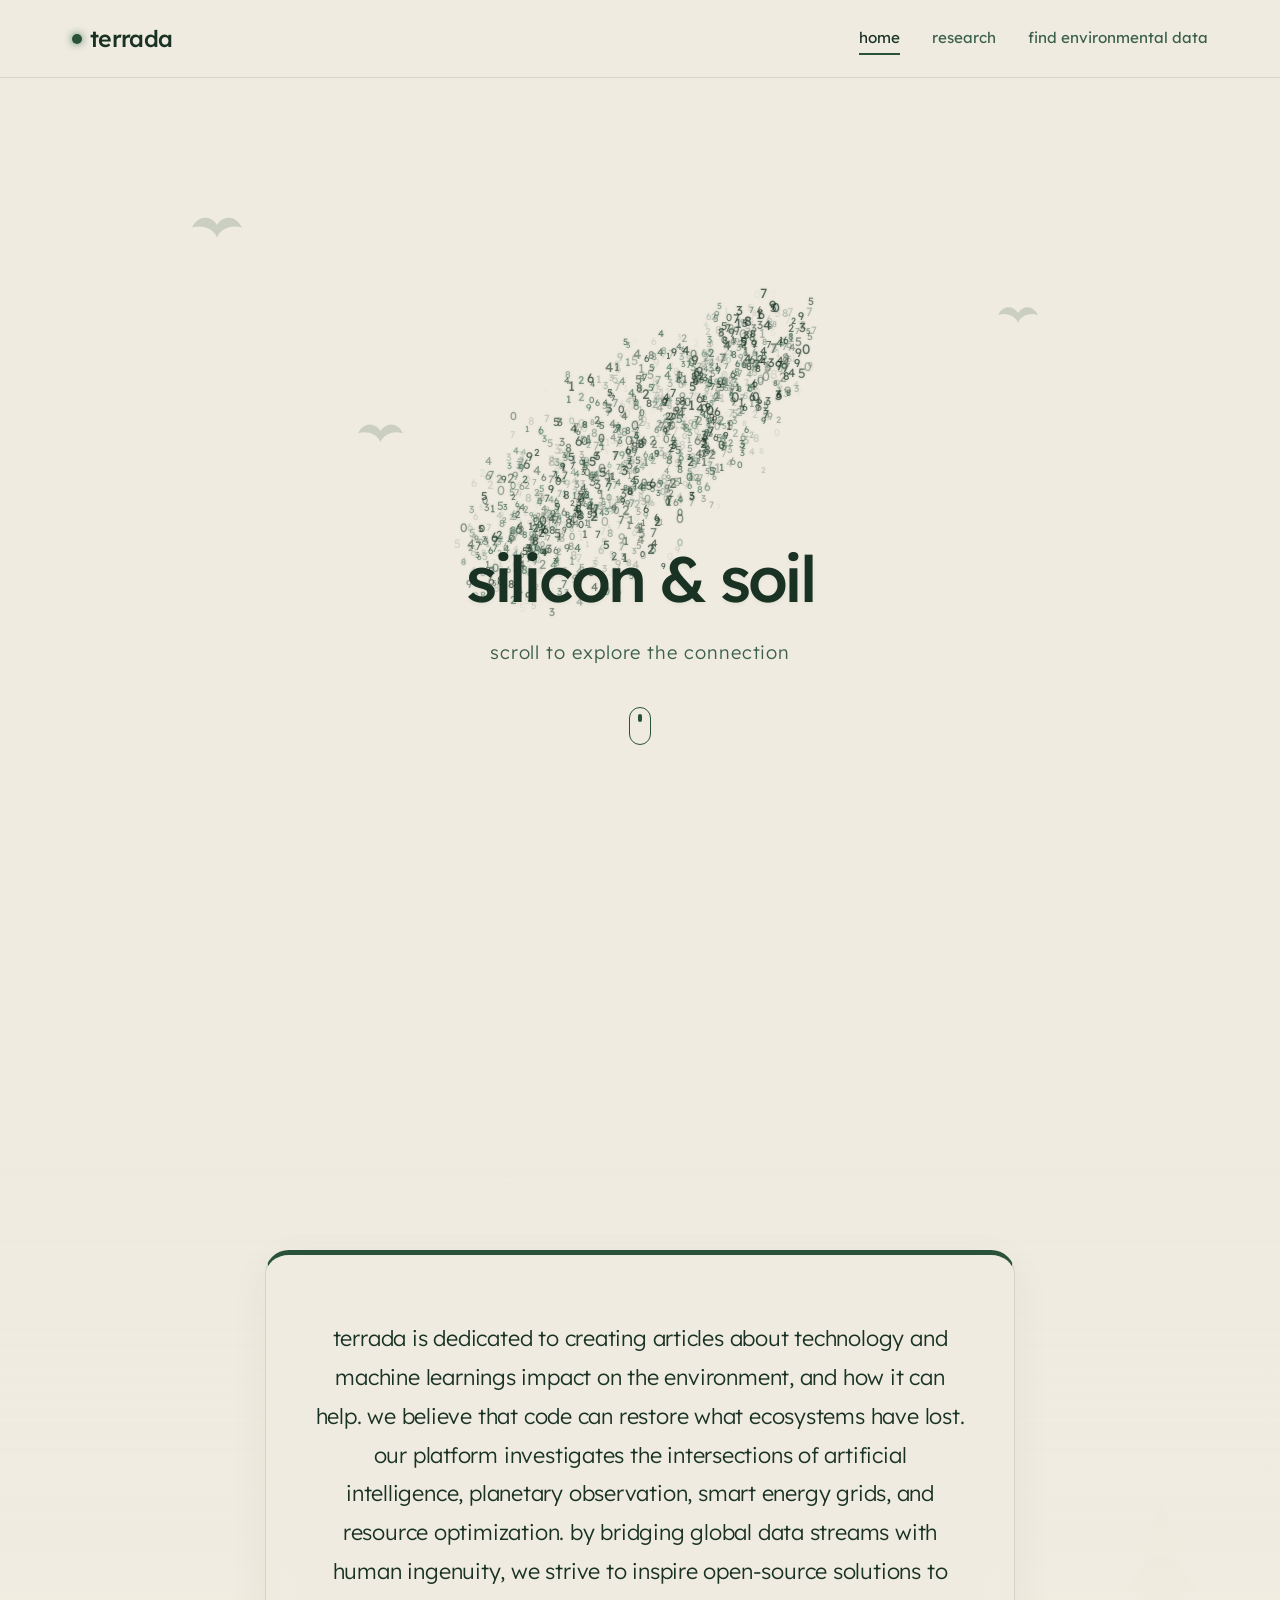
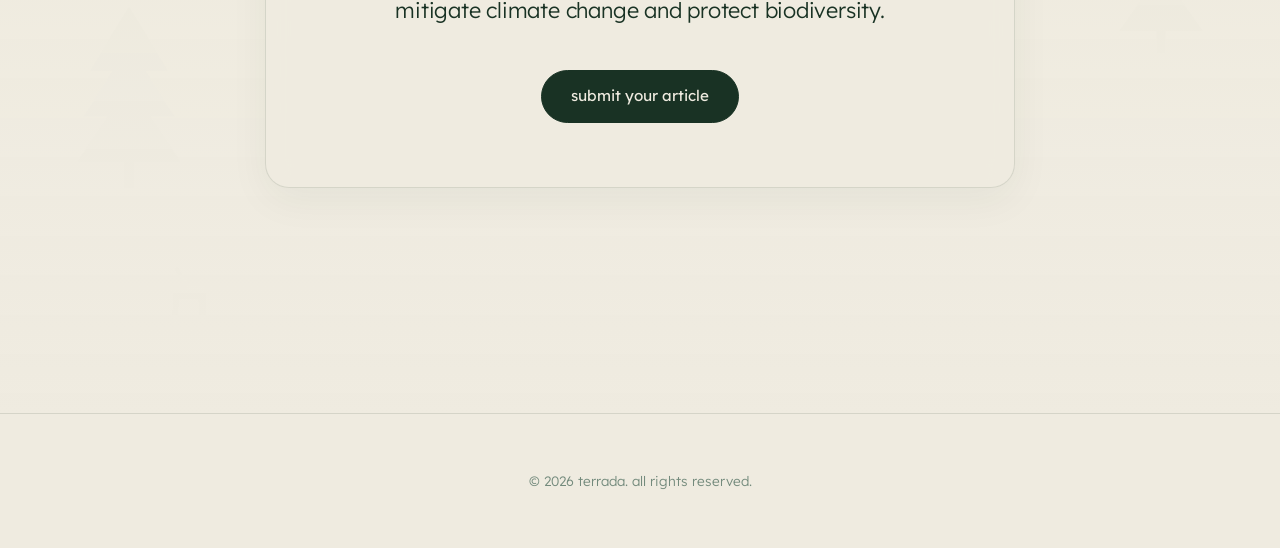
<file: index.html>
<!DOCTYPE html>
<html lang="en">
<head>
    <meta charset="UTF-8">
    <meta name="viewport" content="width=device-width, initial-scale=1.0">
    <title>terrada</title>
    <!-- Lexend Font -->
    <link rel="preconnect" href="https://fonts.googleapis.com">
    <link rel="preconnect" href="https://fonts.gstatic.com" crossorigin>
    <link href="https://fonts.googleapis.com/css2?family=Lexend:wght@300;400;500;600&display=swap" rel="stylesheet">
    <link rel="stylesheet" href="style.css">
</head>
<body>
    <!-- Hologram Canvas Background -->
    <canvas id="hologram-canvas"></canvas>

    <!-- Header Navigation -->
    <header class="site-header">
        <div class="header-container">
            <a href="#" class="logo" id="logo-btn">terrada</a>
            <nav class="nav-links">
                <a href="#home" class="nav-link active" data-tab="home">home</a>
                <a href="#research" class="nav-link" data-tab="research">research</a>
                <a href="#data" class="nav-link" data-tab="data">find environmental data</a>
            </nav>
        </div>
    </header>

    <!-- Main Content Wrapper -->
    <main class="main-content">
        <!-- Home View -->
        <section id="view-home" class="view active">
            <!-- Decorative SVGs for environmental vibe -->
            <div class="environmental-bg">
                <!-- Flying Birds (Filled Silhouettes) -->
                <svg class="env-svg bird bird-1" viewBox="0 0 40 20">
                    <path d="M 0 10 C 5 0, 15 0, 20 8 C 25 0, 35 0, 40 10 C 30 7, 22 12, 20 18 C 18 12, 10 7, 0 10 Z" fill="var(--accent-green)"/>
                </svg>
                <svg class="env-svg bird bird-2" viewBox="0 0 40 20">
                    <path d="M 0 10 C 5 0, 15 0, 20 8 C 25 0, 35 0, 40 10 C 30 7, 22 12, 20 18 C 18 12, 10 7, 0 10 Z" fill="var(--accent-green)"/>
                </svg>
                <svg class="env-svg bird bird-3" viewBox="0 0 40 20">
                    <path d="M 0 10 C 5 0, 15 0, 20 8 C 25 0, 35 0, 40 10 C 30 7, 22 12, 20 18 C 18 12, 10 7, 0 10 Z" fill="var(--accent-green)"/>
                </svg>

                <!-- Minimalistic Geometric Pine Trees (Filled Silhouettes) -->
                <svg class="env-svg tree tree-left" viewBox="0 0 100 150">
                    <polygon points="50,10 20,60 80,60" fill="var(--accent-green)"/>
                    <polygon points="50,40 15,95 85,95" fill="var(--accent-green)"/>
                    <polygon points="50,70 10,130 90,130" fill="var(--accent-green)"/>
                    <rect x="46" y="130" width="8" height="20" fill="var(--text-primary)"/>
                </svg>

                <svg class="env-svg tree tree-right" viewBox="0 0 100 150">
                    <polygon points="50,15 25,60 75,60" fill="var(--accent-green)"/>
                    <polygon points="50,45 18,95 82,95" fill="var(--accent-green)"/>
                    <polygon points="50,75 12,130 88,130" fill="var(--accent-green)"/>
                    <rect x="46" y="130" width="8" height="20" fill="var(--text-primary)"/>
                </svg>

                <!-- Deer Geometric Silhouette (Filled Silhouette) -->
                <svg class="env-svg deer-silhouette" viewBox="0 0 80 100">
                    <path d="M 20 80 L 24 80 L 27 55 L 47 55 L 50 80 L 54 80 L 56 50 C 56 44 51 39 43 39 L 34 39 L 22 23 L 25 20 L 31 31 L 35 31 L 35 45 L 20 45 Z" fill="var(--accent-green)"/>
                </svg>
            </div>

            <div class="hero-container">
                <!-- Large empty container to push scroll and activate leaf animation -->
                <div class="scroll-trigger-space">
                    <div class="hero-intro">
                        <h1 class="hero-title">silicon & soil</h1>
                        <p class="hero-subtitle">scroll to explore the connection</p>
                        <div class="scroll-indicator">
                            <span class="dot"></span>
                        </div>
                    </div>
                </div>
                
                <div class="mission-section">
                    <div class="mission-card">
                        <p class="mission-text">
                            terrada is dedicated to creating articles about technology and machine learnings impact on the environment, and how it can help. we believe that code can restore what ecosystems have lost. our platform investigates the intersections of artificial intelligence, planetary observation, smart energy grids, and resource optimization. by bridging global data streams with human ingenuity, we strive to inspire open-source solutions to mitigate climate change and protect biodiversity.
                        </p>
                        <a href="https://docs.google.com/forms/d/e/1FAIpQLSecdUSBJTGRcbxKyPVnbswVEMIQb9VBK6VLyihPqpPBwLMehg/viewform?usp=dialog" 
                           target="_blank" 
                           rel="noopener noreferrer" 
                           class="btn btn-primary btn-submit">
                            submit your article
                        </a>
                    </div>
                </div>
            </div>
        </section>

        <!-- Research View -->
        <section id="view-research" class="view">
            <div class="container">
                <div class="view-header">
                    <h2 class="view-title">research</h2>
                </div>
                <div class="research-container">
                    <div class="research-card">
                        <p class="research-message">
                            work and publish public health and environmental tech research by emailing <a href="mailto:aadritnandy10@gmail.com" class="research-email-link">aadritnandy10@gmail.com</a>
                        </p>
                        <a href="mailto:aadritnandy10@gmail.com" class="btn btn-primary btn-email">
                            email aadritnandy10@gmail.com
                        </a>
                    </div>
                </div>
            </div>
        </section>

        <!-- Find Environmental Data View -->
        <section id="view-data" class="view">
            <div class="container">
                <div class="view-header">
                    <h2 class="view-title">find environmental data</h2>
                    <p class="view-desc">discover trusted open-source data repositories to fuel your own environmental research and algorithms.</p>
                </div>
                <div class="data-sources-list">
                    <div class="source-card">
                        <div class="source-info">
                            <span class="source-tag">air quality</span>
                            <h3 class="source-name">openaq</h3>
                            <p class="source-description">the world's largest open-source air quality platform, aggregating real-time and historical air quality data from thousands of monitors globally.</p>
                        </div>
                        <a href="https://openaq.org/" target="_blank" rel="noopener noreferrer" class="btn btn-secondary">visit platform</a>
                    </div>
                    
                    <div class="source-card">
                        <div class="source-info">
                            <span class="source-tag">forest & land</span>
                            <h3 class="source-name">global forest watch</h3>
                            <p class="source-description">an interactive online platform that provides data and tools for monitoring forests, tracking deforestation in near-real-time, and promoting forest preservation.</p>
                        </div>
                        <a href="https://www.globalforestwatch.org/" target="_blank" rel="noopener noreferrer" class="btn btn-secondary">visit platform</a>
                    </div>

                    <div class="source-card">
                        <div class="source-info">
                            <span class="source-tag">satellite imagery</span>
                            <h3 class="source-name">nasa earthdata</h3>
                            <p class="source-description">direct access to NASA's massive repository of earth science satellite observations, covering climate indicators, ocean temperatures, and atmospheric composition.</p>
                        </div>
                        <a href="https://www.earthdata.nasa.gov/" target="_blank" rel="noopener noreferrer" class="btn btn-secondary">visit platform</a>
                    </div>

                    <div class="source-card">
                        <div class="source-info">
                            <span class="source-tag">climate monitoring</span>
                            <h3 class="source-name">copernicus open access hub</h3>
                            <p class="source-description">europe's earth observation programme providing free and open access to environmental, climate, marine, and land monitoring datasets via sentinel satellites.</p>
                        </div>
                        <a href="https://dataspace.copernicus.eu/" target="_blank" rel="noopener noreferrer" class="btn btn-secondary">visit platform</a>
                    </div>

                    <div class="source-card">
                        <div class="source-info">
                            <span class="source-tag">biodiversity</span>
                            <h3 class="source-name">gbif</h3>
                            <p class="source-description">the global biodiversity information facility provides anyone, anywhere, open access to data about all types of life on earth, gathered from research and observations.</p>
                        </div>
                        <a href="https://www.gbif.org/" target="_blank" rel="noopener noreferrer" class="btn btn-secondary">visit platform</a>
                    </div>
                </div>
            </div>
        </section>
    </main>

    <footer class="site-footer">
        <p>&copy; 2026 terrada. all rights reserved.</p>
    </footer>

    <script src="app.js"></script>
</body>
</html>
</file>
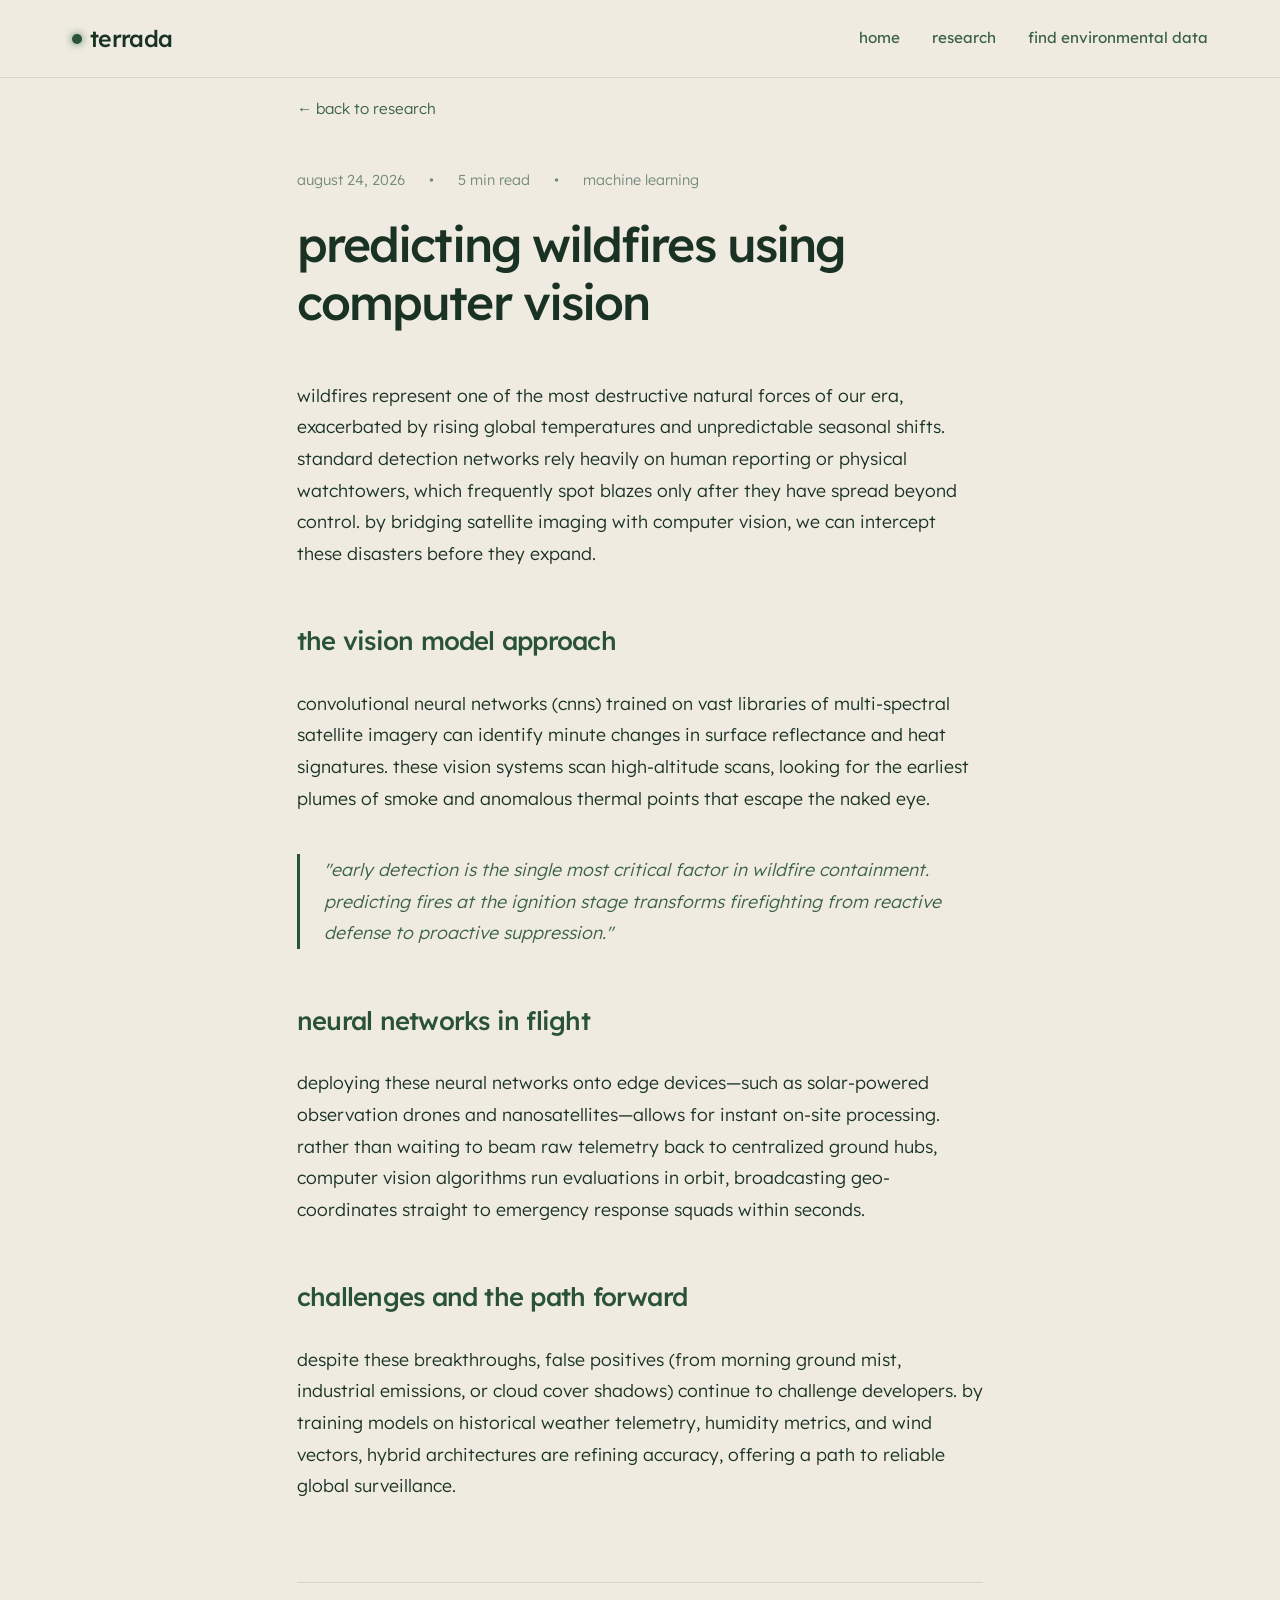
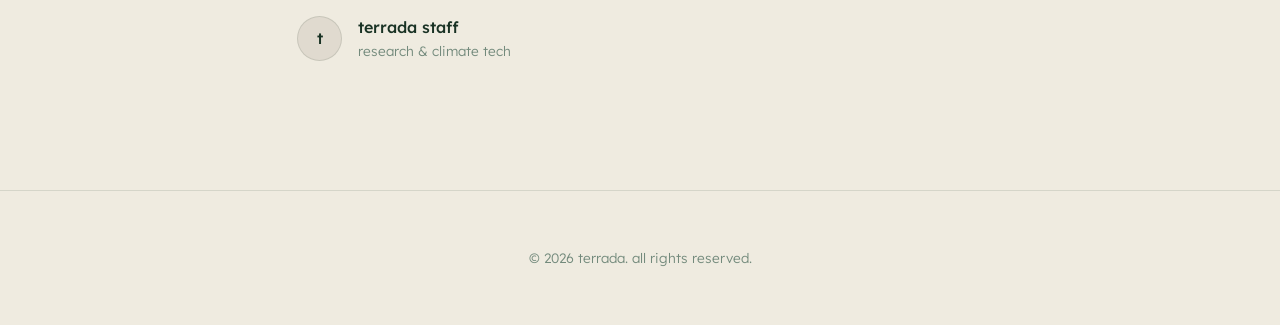
<file: articles/predicting-wildfires.html>
<!DOCTYPE html>
<html lang="en">
<head>
    <meta charset="UTF-8">
    <meta name="viewport" content="width=device-width, initial-scale=1.0">
    <title>predicting wildfires with computer vision - terrada</title>
    <!-- Lexend Font -->
    <link rel="preconnect" href="https://fonts.googleapis.com">
    <link rel="preconnect" href="https://fonts.gstatic.com" crossorigin>
    <link href="https://fonts.googleapis.com/css2?family=Lexend:wght@300;400;500;600&display=swap" rel="stylesheet">
    <link rel="stylesheet" href="../style.css">
    <style>
        .article-container {
            max-width: 750px;
            margin: 0 auto;
            padding: 6rem 2rem 8rem 2rem;
        }
        .back-link {
            display: inline-flex;
            align-items: center;
            gap: 0.5rem;
            color: var(--text-secondary);
            text-decoration: none;
            font-size: 0.95rem;
            margin-bottom: 3rem;
            transition: var(--transition-smooth);
        }
        .back-link:hover {
            color: var(--text-primary);
            transform: translateX(-4px);
        }
        .article-meta {
            display: flex;
            gap: 1.5rem;
            color: var(--text-muted);
            font-size: 0.9rem;
            margin-bottom: 1.5rem;
        }
        .article-header {
            margin-bottom: 3rem;
        }
        .article-header h1 {
            font-size: 3rem;
            line-height: 1.2;
            font-weight: 500;
            color: var(--text-primary);
            letter-spacing: -0.04em;
            margin-bottom: 1.5rem;
        }
        .article-body {
            font-size: 1.1rem;
            line-height: 1.8;
            color: var(--text-primary);
            font-weight: 300;
        }
        .article-body p {
            margin-bottom: 2rem;
        }
        .article-body h2 {
            font-size: 1.6rem;
            font-weight: 500;
            color: var(--accent-green);
            margin: 3rem 0 1.5rem 0;
            letter-spacing: -0.03em;
        }
        .article-body blockquote {
            border-left: 3px solid var(--accent-green);
            padding-left: 1.5rem;
            margin: 2.5rem 0;
            font-style: italic;
            color: var(--text-secondary);
        }
        .article-footer {
            margin-top: 5rem;
            padding-top: 2rem;
            border-top: 1px solid var(--border-color);
            display: flex;
            justify-content: space-between;
            align-items: center;
        }
        .author-info {
            display: flex;
            align-items: center;
            gap: 1rem;
        }
        .author-avatar {
            width: 45px;
            height: 45px;
            background-color: var(--accent-light);
            border: 1px solid var(--border-color);
            border-radius: 50%;
            display: flex;
            align-items: center;
            justify-content: center;
            color: var(--text-primary);
            font-weight: 500;
        }
    </style>
</head>
<body>
    <header class="site-header">
        <div class="header-container">
            <a href="../index.html" class="logo">terrada</a>
            <nav class="nav-links">
                <a href="../index.html#home" class="nav-link">home</a>
                <a href="../index.html#research" class="nav-link">research</a>
                <a href="../index.html#data" class="nav-link">find environmental data</a>
            </nav>
        </div>
    </header>

    <main class="article-container">
        <a href="../index.html#research" class="back-link">&larr; back to research</a>
        
        <article>
            <header class="article-header">
                <div class="article-meta">
                    <span>august 24, 2026</span>
                    <span>&bull;</span>
                    <span>5 min read</span>
                    <span>&bull;</span>
                    <span>machine learning</span>
                </div>
                <h1>predicting wildfires using computer vision</h1>
            </header>
            
            <section class="article-body">
                <p>wildfires represent one of the most destructive natural forces of our era, exacerbated by rising global temperatures and unpredictable seasonal shifts. standard detection networks rely heavily on human reporting or physical watchtowers, which frequently spot blazes only after they have spread beyond control. by bridging satellite imaging with computer vision, we can intercept these disasters before they expand.</p>

                <h2>the vision model approach</h2>
                <p>convolutional neural networks (cnns) trained on vast libraries of multi-spectral satellite imagery can identify minute changes in surface reflectance and heat signatures. these vision systems scan high-altitude scans, looking for the earliest plumes of smoke and anomalous thermal points that escape the naked eye.</p>

                <blockquote>
                    "early detection is the single most critical factor in wildfire containment. predicting fires at the ignition stage transforms firefighting from reactive defense to proactive suppression."
                </blockquote>

                <h2>neural networks in flight</h2>
                <p>deploying these neural networks onto edge devices—such as solar-powered observation drones and nanosatellites—allows for instant on-site processing. rather than waiting to beam raw telemetry back to centralized ground hubs, computer vision algorithms run evaluations in orbit, broadcasting geo-coordinates straight to emergency response squads within seconds.</p>

                <h2>challenges and the path forward</h2>
                <p>despite these breakthroughs, false positives (from morning ground mist, industrial emissions, or cloud cover shadows) continue to challenge developers. by training models on historical weather telemetry, humidity metrics, and wind vectors, hybrid architectures are refining accuracy, offering a path to reliable global surveillance.</p>
            </section>

            <footer class="article-footer">
                <div class="author-info">
                    <div class="author-avatar">t</div>
                    <div>
                        <p style="font-weight: 500; color: var(--text-primary);">terrada staff</p>
                        <p style="font-size: 0.85rem; color: var(--text-muted);">research & climate tech</p>
                    </div>
                </div>
            </footer>
        </main>

        <footer class="site-footer">
            <p>&copy; 2026 terrada. all rights reserved.</p>
        </footer>
</body>
</html>
</file>
<file: style.css>
/* design tokens */
:root {
    --bg-color: #efebe0; /* warmer, richer beige */
    --text-primary: #193224;
    --text-secondary: #3b604b;
    --text-muted: #738a7c;
    --accent-green: #2a523a;
    --accent-light: #e0dacf; /* matched warmer beige */
    --accent-hover: #48785c;
    --glass-bg: rgba(239, 235, 224, 0.85); /* matched glassbg to warmer beige */
    --border-color: rgba(25, 50, 36, 0.12); /* slightly more visible green-tinted borders */
    --border-hover: rgba(25, 50, 36, 0.22);
    --font-sans: 'Lexend', -apple-system, BlinkMacSystemFont, "Segoe UI", Roboto, Helvetica, Arial, sans-serif;
    --transition-smooth: all 0.35s cubic-bezier(0.16, 1, 0.3, 1);
}

/* global reset */
*, *::before, *::after {
    box-sizing: border-box;
    margin: 0;
    padding: 0;
}

body {
    background-color: var(--bg-color);
    color: var(--text-primary);
    font-family: var(--font-sans);
    font-weight: 300;
    line-height: 1.6;
    overflow-x: hidden;
    text-transform: lowercase; /* lowercase vibe */
    position: relative;
    min-height: 100vh;
}

/* hologram canvas background */
#hologram-canvas {
    position: fixed;
    top: 0;
    left: 0;
    width: 100vw;
    height: 100vh;
    z-index: 1;
    pointer-events: none;
    transition: opacity 0.5s ease;
}

/* header & navigation */
.site-header {
    position: fixed;
    top: 0;
    left: 0;
    width: 100%;
    z-index: 10;
    backdrop-filter: blur(12px);
    -webkit-backdrop-filter: blur(12px);
    background-color: rgba(239, 235, 224, 0.8);
    border-bottom: 1.5px solid var(--border-color);
}

.header-container {
    max-width: 1200px;
    margin: 0 auto;
    padding: 1.25rem 2rem;
    display: flex;
    justify-content: space-between;
    align-items: center;
}

.logo {
    font-size: 1.45rem;
    font-weight: 500;
    color: var(--text-primary);
    text-decoration: none;
    letter-spacing: -0.03em;
    transition: var(--transition-smooth);
    display: flex;
    align-items: center;
    gap: 0.5rem;
}

.logo::before {
    content: '';
    display: inline-block;
    width: 10px;
    height: 10px;
    background-color: var(--accent-green);
    border-radius: 50%;
    box-shadow: 0 0 8px var(--accent-hover);
}

.logo:hover {
    color: var(--accent-green);
    transform: translateY(-1px);
}

.nav-links {
    display: flex;
    gap: 2rem;
}

.nav-link {
    font-size: 0.95rem;
    font-weight: 400;
    color: var(--text-secondary);
    text-decoration: none;
    position: relative;
    padding: 0.25rem 0;
    transition: var(--transition-smooth);
}

.nav-link:hover {
    color: var(--text-primary);
}

.nav-link::after {
    content: '';
    position: absolute;
    bottom: 0;
    left: 0;
    width: 100%;
    height: 2px;
    background-color: var(--accent-green);
    transform: scaleX(0);
    transform-origin: right;
    transition: transform 0.35s cubic-bezier(0.16, 1, 0.3, 1);
}

.nav-link.active {
    color: var(--text-primary);
}

.nav-link.active::after {
    transform: scaleX(1);
    transform-origin: left;
}

/* main content layouts */
.main-content {
    position: relative;
    z-index: 2;
    padding-top: 5rem;
    min-height: calc(100vh - 5rem);
}

.view {
    display: none;
    opacity: 0;
    transform: translateY(15px);
    transition: opacity 0.5s ease, transform 0.5s cubic-bezier(0.16, 1, 0.3, 1);
}

.view.active {
    display: block;
    opacity: 1;
    transform: translateY(0);
}

.container {
    max-width: 1000px;
    margin: 0 auto;
    padding: 4rem 2rem 6rem 2rem;
}

.view-header {
    margin-bottom: 4rem;
    max-width: 650px;
    position: relative;
    padding-bottom: 1.5rem;
}

/* decorative green border line under page headers */
.view-header::after {
    content: '';
    position: absolute;
    bottom: 0;
    left: 0;
    width: 60px;
    height: 3px;
    background-color: var(--accent-green);
    border-radius: 2px;
}

.view-title {
    font-size: 2.75rem;
    font-weight: 500;
    color: var(--text-primary);
    letter-spacing: -0.04em;
    margin-bottom: 1rem;
}

.view-desc {
    font-size: 1.15rem;
    color: var(--text-secondary);
    font-weight: 300;
}

/* home view specifics */
.hero-container {
    position: relative;
    width: 100%;
}

.scroll-trigger-space {
    height: 120vh; /* creates space for scroll interaction */
    display: flex;
    align-items: center;
    justify-content: center;
    padding-top: 5rem;
}

.hero-intro {
    text-align: center;
    z-index: 3;
    pointer-events: none;
    transform: translateY(-20px);
}

.hero-title {
    font-size: 4rem;
    font-weight: 500;
    letter-spacing: -0.05em;
    color: var(--text-primary);
    margin-bottom: 0.5rem;
    text-shadow: 0 2px 4px rgba(25, 50, 36, 0.05);
}

.hero-subtitle {
    font-size: 1.15rem;
    color: var(--text-secondary);
    letter-spacing: 0.05em;
    margin-bottom: 2.5rem;
}

.scroll-indicator {
    display: inline-block;
    width: 22px;
    height: 38px;
    border: 1.5px solid var(--accent-green);
    border-radius: 20px;
    position: relative;
}

.scroll-indicator .dot {
    display: block;
    width: 4px;
    height: 8px;
    background-color: var(--accent-green);
    border-radius: 2px;
    position: absolute;
    top: 6px;
    left: 50%;
    transform: translateX(-50%);
    animation: scroll-dot 1.8s ease-in-out infinite;
}

@keyframes scroll-dot {
    0% { transform: translate(-50%, 0); opacity: 0; }
    30% { opacity: 1; }
    80% { transform: translate(-50%, 12px); opacity: 0; }
    100% { transform: translate(-50%, 0); opacity: 0; }
}

.mission-section {
    position: relative;
    padding: 10vh 2rem 25vh 2rem;
    display: flex;
    justify-content: center;
    align-items: center;
    background: linear-gradient(180deg, rgba(239, 235, 224, 0) 0%, rgba(239, 235, 224, 0.95) 40%, rgba(239, 235, 224, 1) 100%);
    z-index: 3;
}

.mission-card {
    max-width: 750px;
    text-align: center;
    background-color: var(--glass-bg);
    border: 1.5px solid var(--border-color);
    border-top: 5px solid var(--accent-green); /* solid green top accent border */
    padding: 4rem 3rem;
    border-radius: 24px;
    box-shadow: 0 12px 40px rgba(25, 50, 36, 0.05);
    backdrop-filter: blur(12px);
    -webkit-backdrop-filter: blur(12px);
}

.mission-text {
    font-size: 1.35rem;
    line-height: 1.8;
    color: var(--text-primary);
    margin-bottom: 2.5rem;
    font-weight: 300;
    letter-spacing: -0.01em;
}

/* buttons */
.btn {
    display: inline-flex;
    align-items: center;
    justify-content: center;
    padding: 0.85rem 1.8rem;
    font-family: var(--font-sans);
    font-size: 0.95rem;
    font-weight: 400;
    text-decoration: none;
    border-radius: 30px;
    transition: var(--transition-smooth);
    cursor: pointer;
}

.btn-primary {
    background-color: var(--text-primary);
    color: var(--bg-color);
    border: 1.5px solid var(--text-primary);
}

.btn-primary:hover {
    background-color: var(--accent-hover);
    border-color: var(--accent-hover);
    transform: translateY(-2px);
    box-shadow: 0 4px 15px rgba(25, 50, 36, 0.15);
}

.btn-secondary {
    background-color: transparent;
    color: var(--text-primary);
    border: 1.5px solid var(--text-primary);
}

.btn-secondary:hover {
    background-color: var(--text-primary);
    color: var(--bg-color);
    transform: translateY(-2px);
}

/* research view styling */
.research-container {
    display: flex;
    justify-content: center;
    align-items: center;
    padding-top: 1rem;
}

.research-card {
    background-color: var(--glass-bg);
    border: 1.5px solid var(--border-color);
    border-top: 4px solid var(--accent-green); /* solid green top accent border */
    border-radius: 20px;
    padding: 3.5rem 3rem;
    display: flex;
    flex-direction: column;
    align-items: center;
    text-align: center;
    width: 100%;
    max-width: 650px;
    transition: var(--transition-smooth);
    box-shadow: 0 8px 32px rgba(25, 50, 36, 0.04);
    backdrop-filter: blur(12px);
    -webkit-backdrop-filter: blur(12px);
}

.research-card:hover {
    transform: translateY(-4px);
    border-color: var(--accent-green);
    box-shadow: 0 14px 40px rgba(25, 50, 36, 0.08);
}

.research-message {
    font-size: 1.35rem;
    line-height: 1.8;
    color: var(--text-primary);
    margin-bottom: 2.25rem;
    font-weight: 300;
}

.research-email-link {
    color: var(--accent-green);
    font-weight: 500;
    text-decoration: underline;
    text-underline-offset: 4px;
    transition: var(--transition-smooth);
}

.research-email-link:hover {
    color: var(--accent-hover);
}

.btn-email {
    font-size: 0.95rem;
    padding: 0.85rem 2rem;
}

/* articles view styling */
.articles-grid-centered {
    display: flex;
    justify-content: center;
    align-items: center;
    padding-top: 1rem;
}

.article-card {
    background-color: var(--glass-bg);
    border: 1.5px solid var(--border-color);
    border-top: 4px solid var(--accent-green); /* solid green top accent border */
    border-radius: 20px;
    padding: 2.5rem;
    display: flex;
    flex-direction: column;
    width: 100%;
    max-width: 550px;
    transition: var(--transition-smooth);
    box-shadow: 0 6px 24px rgba(25, 50, 36, 0.03);
}

.article-card:hover {
    transform: translateY(-4px);
    border-color: var(--accent-green);
    box-shadow: 0 12px 35px rgba(25, 50, 36, 0.08);
}

.article-date {
    font-size: 0.8rem;
    font-weight: 400;
    color: var(--text-muted);
    margin-bottom: 1rem;
    letter-spacing: 0.05em;
}

.article-title {
    font-size: 1.55rem;
    font-weight: 500;
    line-height: 1.35;
    color: var(--text-primary);
    margin-bottom: 1.25rem;
    letter-spacing: -0.03em;
}

.article-excerpt {
    font-size: 1rem;
    color: var(--text-secondary);
    margin-bottom: 2rem;
    line-height: 1.6;
    font-weight: 300;
}

.card-footer {
    display: flex;
    justify-content: space-between;
    align-items: center;
    margin-top: auto;
}

.article-read-time {
    font-size: 0.85rem;
    font-weight: 400;
    color: var(--text-secondary);
    display: flex;
    align-items: center;
    gap: 0.4rem;
}

.article-read-time::before {
    content: '';
    display: inline-block;
    width: 6px;
    height: 6px;
    background-color: var(--accent-green);
    border-radius: 50%;
}

.btn-read {
    font-size: 0.85rem;
    padding: 0.6rem 1.4rem;
    border-color: var(--accent-green);
    color: var(--accent-green);
}

.btn-read:hover {
    background-color: var(--accent-green);
    border-color: var(--accent-green);
    color: var(--bg-color);
}

/* data sources view */
.data-sources-list {
    display: flex;
    flex-direction: column;
    gap: 1.75rem;
}

.source-card {
    background-color: var(--glass-bg);
    border: 1.5px solid var(--border-color);
    border-left: 5px solid var(--accent-green); /* left side green accent border */
    border-radius: 20px;
    padding: 2.25rem;
    display: flex;
    justify-content: space-between;
    align-items: center;
    gap: 2rem;
    transition: var(--transition-smooth);
    box-shadow: 0 4px 20px rgba(25, 50, 36, 0.02);
}

.source-card:hover {
    border-color: var(--accent-green);
    transform: translateX(4px);
    box-shadow: 0 8px 30px rgba(25, 50, 36, 0.06);
}

.source-info {
    max-width: 72%;
}

.source-tag {
    display: inline-block;
    font-size: 0.75rem;
    font-weight: 500;
    color: var(--accent-green);
    background-color: rgba(42, 82, 58, 0.08);
    padding: 0.25rem 0.75rem;
    border-radius: 12px;
    margin-bottom: 0.75rem;
    letter-spacing: 0.02em;
}

.source-name {
    font-size: 1.5rem;
    font-weight: 500;
    color: var(--text-primary);
    letter-spacing: -0.03em;
    margin-bottom: 0.5rem;
}

.source-description {
    font-size: 0.95rem;
    color: var(--text-secondary);
    font-weight: 300;
}

/* environmental background graphics */
.environmental-bg {
    position: absolute;
    top: 0;
    left: 0;
    width: 100%;
    height: 100%;
    pointer-events: none;
    z-index: 1;
}

.env-svg {
    position: absolute;
    opacity: 0.18; /* raised opacity for better visibility */
    transition: var(--transition-smooth);
}

.bird {
    width: 50px; /* larger birds */
    height: auto;
}

.bird-1 {
    top: 15vh;
    left: 15%;
    animation: float-bird 8s ease-in-out infinite;
}

.bird-2 {
    top: 25vh;
    left: 78%;
    width: 40px;
    animation: float-bird 10s ease-in-out infinite 1.5s;
}

.bird-3 {
    top: 38vh;
    left: 28%;
    width: 45px;
    animation: float-bird 9s ease-in-out infinite 0.5s;
}

@keyframes float-bird {
    0%, 100% { transform: translateY(0) rotate(0deg); }
    50% { transform: translateY(-10px) rotate(3deg); }
}

.tree {
    width: 130px; /* much larger trees */
    height: auto;
}

.tree-left {
    left: 5%;
    bottom: 25vh;
}

.tree-right {
    right: 5%;
    bottom: 40vh;
    width: 110px;
}

.deer-silhouette {
    width: 75px; /* larger animal silhouette */
    height: auto;
    left: 12%;
    bottom: 8vh; /* stands near the mission section */
}

/* footer */
.site-footer {
    border-top: 1.5px solid var(--border-color);
    padding: 3.5rem 2rem;
    text-align: center;
    font-size: 0.85rem;
    color: var(--text-muted);
    position: relative;
    z-index: 2;
}

/* mobile responsiveness */
@media (max-width: 768px) {
    .header-container {
        padding: 1rem 1.5rem;
    }
    
    .nav-links {
        gap: 1.25rem;
    }
    
    .hero-title {
        font-size: 2.75rem;
    }
    
    .view-title {
        font-size: 2rem;
    }
    
    .mission-text {
        font-size: 1.15rem;
    }
    
    .source-card {
        flex-direction: column;
        align-items: flex-start;
        gap: 1.5rem;
    }
    
    .source-info {
        max-width: 100%;
    }

    .tree, .deer-silhouette {
        display: none; /* hide decoration vectors on small screens for cleaner fit */
    }
}
</file>
